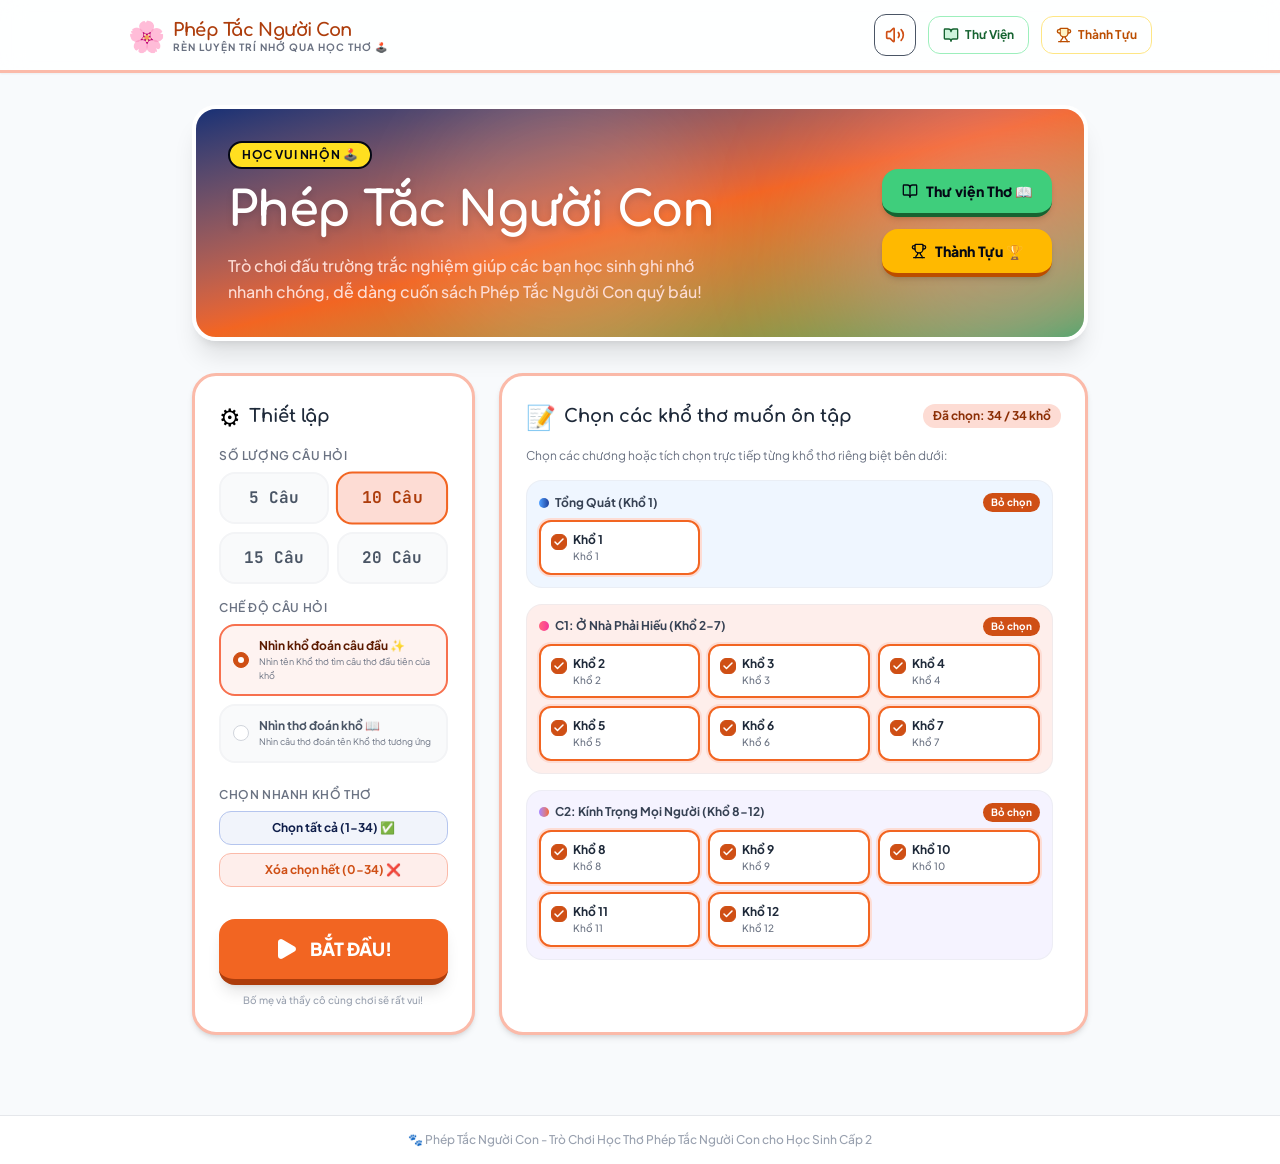
<file: index.html>
<!doctype html>
<html lang="en">
  <head>
    <meta charset="UTF-8" />
    <meta name="viewport" content="width=device-width, initial-scale=1.0" />
    <title>Phép Tắc Người Con</title>
    <!-- Google tag (gtag.js) -->
    <script async src="https://www.googletagmanager.com/gtag/js?id=G-5BM9RFJ4DF"></script>
    <script>
      window.dataLayer = window.dataLayer || [];
      function gtag(){window.dataLayer.push(arguments);}
      gtag('js', new Date());
      gtag('config', 'G-5BM9RFJ4DF', {
        send_page_view: true
      });
    </script>
    <script type="module" crossorigin src="./assets/index-ChyO5j_Y.js"></script>
    <link rel="stylesheet" crossorigin href="./assets/index-sclzFNYK.css">
    <script type="module">import'data:text/javascript,if(!import.meta.resolve)throw Error("import.meta.resolve not supported")';import.meta.url;import("_").catch(()=>1);(async function*(){})().next();window.__vite_is_modern_browser=true</script>
    <script type="module">!function(){if(window.__vite_is_modern_browser)return;console.warn("vite: loading legacy chunks, syntax error above and the same error below should be ignored");var e=document.getElementById("vite-legacy-polyfill"),n=document.createElement("script");n.src=e.src,n.onload=function(){System.import(document.getElementById('vite-legacy-entry').getAttribute('data-src'))},document.body.appendChild(n)}();</script>
  </head>
  <body>
    <div id="root"></div>
    <script nomodule>!function(){var e=document,t=e.createElement("script");if(!("noModule"in t)&&"onbeforeload"in t){var n=!1;e.addEventListener("beforeload",(function(e){if(e.target===t)n=!0;else if(!e.target.hasAttribute("nomodule")||!n)return;e.preventDefault()}),!0),t.type="module",t.src=".",e.head.appendChild(t),t.remove()}}();</script>
    <script nomodule crossorigin id="vite-legacy-polyfill" src="./assets/polyfills-legacy-DD1C-jdb.js"></script>
    <script nomodule crossorigin id="vite-legacy-entry" data-src="./assets/index-legacy-C-tS4qVZ.js">System.import(document.getElementById('vite-legacy-entry').getAttribute('data-src'))</script>
  </body>
</html>
</file>
<file: assets/index-sclzFNYK.css>
@import"https://fonts.googleapis.com/css2?family=Plus+Jakarta+Sans:wght@400;500;600;700;800&family=Comfortaa:wght@500;700&family=JetBrains+Mono:wght@400;500;700&display=swap";/*! tailwindcss v4.3.0 | MIT License | https://tailwindcss.com */@layer properties{@supports (((-webkit-hyphens:none)) and (not (margin-trim:inline))) or ((-moz-orient:inline) and (not (color:rgb(from red r g b)))){*,:before,:after,::backdrop{--tw-translate-x:0;--tw-translate-y:0;--tw-translate-z:0;--tw-scale-x:1;--tw-scale-y:1;--tw-scale-z:1;--tw-rotate-x:initial;--tw-rotate-y:initial;--tw-rotate-z:initial;--tw-skew-x:initial;--tw-skew-y:initial;--tw-space-y-reverse:0;--tw-border-style:solid;--tw-gradient-position:initial;--tw-gradient-from:#0000;--tw-gradient-via:#0000;--tw-gradient-to:#0000;--tw-gradient-stops:initial;--tw-gradient-via-stops:initial;--tw-gradient-from-position:0%;--tw-gradient-via-position:50%;--tw-gradient-to-position:100%;--tw-leading:initial;--tw-font-weight:initial;--tw-tracking:initial;--tw-shadow:0 0 #0000;--tw-shadow-color:initial;--tw-shadow-alpha:100%;--tw-inset-shadow:0 0 #0000;--tw-inset-shadow-color:initial;--tw-inset-shadow-alpha:100%;--tw-ring-color:initial;--tw-ring-shadow:0 0 #0000;--tw-inset-ring-color:initial;--tw-inset-ring-shadow:0 0 #0000;--tw-ring-inset:initial;--tw-ring-offset-width:0px;--tw-ring-offset-color:#fff;--tw-ring-offset-shadow:0 0 #0000;--tw-blur:initial;--tw-brightness:initial;--tw-contrast:initial;--tw-grayscale:initial;--tw-hue-rotate:initial;--tw-invert:initial;--tw-opacity:initial;--tw-saturate:initial;--tw-sepia:initial;--tw-drop-shadow:initial;--tw-drop-shadow-color:initial;--tw-drop-shadow-alpha:100%;--tw-drop-shadow-size:initial;--tw-backdrop-blur:initial;--tw-backdrop-brightness:initial;--tw-backdrop-contrast:initial;--tw-backdrop-grayscale:initial;--tw-backdrop-hue-rotate:initial;--tw-backdrop-invert:initial;--tw-backdrop-opacity:initial;--tw-backdrop-saturate:initial;--tw-backdrop-sepia:initial;--tw-duration:initial}}}@layer theme{:root,:host{--font-sans:"Plus Jakarta Sans", "Inter", ui-sans-serif, system-ui, sans-serif;--font-serif:ui-serif, Georgia, Cambria, "Times New Roman", Times, serif;--font-mono:"JetBrains Mono", ui-monospace, SFMono-Regular, monospace;--color-red-50:oklch(97.1% .013 17.38);--color-red-400:oklch(70.4% .191 22.216);--color-red-500:oklch(63.7% .237 25.331);--color-red-700:oklch(50.5% .213 27.518);--color-orange-50:oklch(98% .016 73.684);--color-orange-100:oklch(95.4% .038 75.164);--color-orange-500:oklch(70.5% .213 47.604);--color-orange-600:oklch(64.6% .222 41.116);--color-orange-800:oklch(47% .157 37.304);--color-amber-50:oklch(98.7% .022 95.277);--color-amber-100:oklch(96.2% .059 95.617);--color-amber-200:oklch(92.4% .12 95.746);--color-amber-300:oklch(87.9% .169 91.605);--color-amber-400:oklch(82.8% .189 84.429);--color-amber-500:oklch(76.9% .188 70.08);--color-amber-600:oklch(66.6% .179 58.318);--color-amber-700:oklch(55.5% .163 48.998);--color-amber-800:oklch(47.3% .137 46.201);--color-amber-900:oklch(41.4% .112 45.904);--color-amber-950:oklch(27.9% .077 45.635);--color-yellow-50:oklch(98.7% .026 102.212);--color-yellow-100:oklch(97.3% .071 103.193);--color-yellow-200:oklch(94.5% .129 101.54);--color-yellow-300:oklch(90.5% .182 98.111);--color-yellow-400:oklch(85.2% .199 91.936);--color-yellow-500:oklch(79.5% .184 86.047);--color-yellow-800:oklch(47.6% .114 61.907);--color-yellow-950:oklch(28.6% .066 53.813);--color-green-500:oklch(72.3% .219 149.579);--color-emerald-50:#edfbf2;--color-emerald-100:#cef4dc;--color-emerald-200:#9defbc;--color-emerald-300:#6ee19d;--color-emerald-400:#3fce7c;--color-emerald-500:#27a655;--color-emerald-600:#1e8542;--color-emerald-700:#166331;--color-emerald-800:oklch(43.2% .095 166.913);--color-teal-50:oklch(98.4% .014 180.72);--color-teal-500:oklch(70.4% .14 182.503);--color-teal-600:oklch(60% .118 184.704);--color-sky-400:oklch(74.6% .16 232.661);--color-blue-50:oklch(97% .014 254.604);--color-blue-100:oklch(93.2% .032 255.585);--color-blue-400:oklch(70.7% .165 254.624);--color-blue-500:oklch(62.3% .214 259.815);--color-blue-800:oklch(42.4% .199 265.638);--color-indigo-50:#f1f4fb;--color-indigo-100:#dbe2f4;--color-indigo-200:#b5c5ee;--color-indigo-400:#5b7ad1;--color-indigo-500:#20409a;--color-indigo-600:#173075;--color-indigo-700:#0f1e4a;--color-indigo-800:#0a1431;--color-indigo-900:#040815;--color-indigo-950:oklch(25.7% .09 281.288);--color-violet-50:oklch(96.9% .016 293.756);--color-violet-400:oklch(70.2% .183 293.541);--color-purple-50:#feeeeb;--color-purple-100:#fddcd4;--color-purple-200:#fbbaa9;--color-purple-300:#fa977c;--color-purple-400:#f7704e;--color-purple-500:#f26522;--color-purple-600:#cf4f15;--color-purple-700:#ad3d0c;--color-purple-800:#8c2f06;--color-purple-900:#5d1b01;--color-purple-950:oklch(29.1% .149 302.717);--color-pink-300:oklch(82.3% .12 346.018);--color-pink-500:oklch(65.6% .241 354.308);--color-rose-50:#feeeeb;--color-rose-100:#fddcd4;--color-rose-200:#fbbaa9;--color-rose-300:oklch(81% .117 11.638);--color-rose-400:oklch(71.2% .194 13.428);--color-rose-500:#f26522;--color-rose-600:#cf4f15;--color-rose-700:#ad3d0c;--color-rose-800:oklch(45.5% .188 13.697);--color-slate-50:oklch(98.4% .003 247.858);--color-gray-50:oklch(98.5% .002 247.839);--color-gray-100:oklch(96.7% .003 264.542);--color-gray-200:oklch(92.8% .006 264.531);--color-gray-300:oklch(87.2% .01 258.338);--color-gray-400:oklch(70.7% .022 261.325);--color-gray-500:oklch(55.1% .027 264.364);--color-gray-600:oklch(44.6% .03 256.802);--color-gray-700:oklch(37.3% .034 259.733);--color-gray-800:oklch(27.8% .033 256.848);--color-black:#000;--color-white:#fff;--spacing:.25rem;--container-sm:24rem;--container-md:28rem;--container-lg:32rem;--container-xl:36rem;--container-2xl:42rem;--container-3xl:48rem;--container-4xl:56rem;--container-5xl:64rem;--text-xs:.75rem;--text-xs--line-height:calc(1 / .75);--text-sm:.875rem;--text-sm--line-height:calc(1.25 / .875);--text-base:1rem;--text-base--line-height: 1.5 ;--text-lg:1.125rem;--text-lg--line-height:calc(1.75 / 1.125);--text-xl:1.25rem;--text-xl--line-height:calc(1.75 / 1.25);--text-2xl:1.5rem;--text-2xl--line-height:calc(2 / 1.5);--text-3xl:1.875rem;--text-3xl--line-height: 1.2 ;--text-5xl:3rem;--text-5xl--line-height:1;--text-6xl:3.75rem;--text-6xl--line-height:1;--text-8xl:6rem;--text-8xl--line-height:1;--font-weight-normal:400;--font-weight-medium:500;--font-weight-semibold:600;--font-weight-bold:700;--font-weight-extrabold:800;--font-weight-black:900;--tracking-tight:-.025em;--tracking-wider:.05em;--tracking-widest:.1em;--leading-tight:1.25;--leading-normal:1.5;--leading-relaxed:1.625;--radius-sm:.25rem;--radius-md:.375rem;--radius-lg:.5rem;--radius-xl:.75rem;--radius-2xl:1rem;--radius-3xl:1.5rem;--drop-shadow-md:0 3px 3px #0000001f;--animate-spin:spin 1s linear infinite;--animate-pulse:pulse 2s cubic-bezier(.4, 0, .6, 1) infinite;--animate-bounce:bounce 1s infinite;--blur-xs:4px;--blur-md:12px;--blur-2xl:40px;--blur-3xl:64px;--default-transition-duration:.15s;--default-transition-timing-function:cubic-bezier(.4, 0, .2, 1);--default-font-family:var(--font-sans);--default-mono-font-family:var(--font-mono);--font-display:"Comfortaa", "Space Grotesk", sans-serif}}@layer base{*,:after,:before,::backdrop{box-sizing:border-box;border:0 solid;margin:0;padding:0}::file-selector-button{box-sizing:border-box;border:0 solid;margin:0;padding:0}html,:host{-webkit-text-size-adjust:100%;tab-size:4;line-height:1.5;font-family:var(--default-font-family,ui-sans-serif, system-ui, sans-serif, "Apple Color Emoji", "Segoe UI Emoji", "Segoe UI Symbol", "Noto Color Emoji");font-feature-settings:var(--default-font-feature-settings,normal);font-variation-settings:var(--default-font-variation-settings,normal);-webkit-tap-highlight-color:transparent}hr{height:0;color:inherit;border-top-width:1px}abbr:where([title]){-webkit-text-decoration:underline dotted;text-decoration:underline dotted}h1,h2,h3,h4,h5,h6{font-size:inherit;font-weight:inherit}a{color:inherit;-webkit-text-decoration:inherit;text-decoration:inherit}b,strong{font-weight:bolder}code,kbd,samp,pre{font-family:var(--default-mono-font-family,ui-monospace, SFMono-Regular, Menlo, Monaco, Consolas, "Liberation Mono", "Courier New", monospace);font-feature-settings:var(--default-mono-font-feature-settings,normal);font-variation-settings:var(--default-mono-font-variation-settings,normal);font-size:1em}small{font-size:80%}sub,sup{vertical-align:baseline;font-size:75%;line-height:0;position:relative}sub{bottom:-.25em}sup{top:-.5em}table{text-indent:0;border-color:inherit;border-collapse:collapse}:-moz-focusring{outline:auto}progress{vertical-align:baseline}summary{display:list-item}ol,ul,menu{list-style:none}img,svg,video,canvas,audio,iframe,embed,object{vertical-align:middle;display:block}img,video{max-width:100%;height:auto}button,input,select,optgroup,textarea{font:inherit;font-feature-settings:inherit;font-variation-settings:inherit;letter-spacing:inherit;color:inherit;opacity:1;background-color:rgba(0,0,0,0);border-radius:0}::file-selector-button{font:inherit;font-feature-settings:inherit;font-variation-settings:inherit;letter-spacing:inherit;color:inherit;opacity:1;background-color:rgba(0,0,0,0);border-radius:0}:where(select:is([multiple],[size])) optgroup{font-weight:bolder}:where(select:is([multiple],[size])) optgroup option{padding-inline-start:20px}::file-selector-button{margin-inline-end:4px}::placeholder{opacity:1}@supports (not ((-webkit-appearance:-apple-pay-button))) or (contain-intrinsic-size:1px){::placeholder{color:currentColor}@supports (color:color-mix(in lab,red,red)){::placeholder{color:color-mix(in oklab,currentcolor 50%,transparent)}}}textarea{resize:vertical}::-webkit-search-decoration{-webkit-appearance:none}::-webkit-date-and-time-value{min-height:1lh;text-align:inherit}::-webkit-datetime-edit{display:inline-flex}::-webkit-datetime-edit-fields-wrapper{padding:0}::-webkit-datetime-edit{padding-block:0}::-webkit-datetime-edit-year-field{padding-block:0}::-webkit-datetime-edit-month-field{padding-block:0}::-webkit-datetime-edit-day-field{padding-block:0}::-webkit-datetime-edit-hour-field{padding-block:0}::-webkit-datetime-edit-minute-field{padding-block:0}::-webkit-datetime-edit-second-field{padding-block:0}::-webkit-datetime-edit-millisecond-field{padding-block:0}::-webkit-datetime-edit-meridiem-field{padding-block:0}::-webkit-calendar-picker-indicator{line-height:1}:-moz-ui-invalid{box-shadow:none}button,input:where([type=button],[type=reset],[type=submit]){-webkit-appearance:button;appearance:button}::file-selector-button{-webkit-appearance:button;appearance:button}::-webkit-inner-spin-button{height:auto}::-webkit-outer-spin-button{height:auto}[hidden]:where(:not([hidden=until-found])){display:none!important}}@layer components;@layer utilities{.pointer-events-none{pointer-events:none}.absolute{position:absolute}.fixed{position:fixed}.relative{position:relative}.sticky{position:sticky}.inset-0{inset:calc(var(--spacing) * 0)}.-top-1\.5{top:calc(var(--spacing) * -1.5)}.-top-2{top:calc(var(--spacing) * -2)}.-top-4{top:calc(var(--spacing) * -4)}.top-0{top:calc(var(--spacing) * 0)}.top-1\/2{top:50%}.top-2{top:calc(var(--spacing) * 2)}.-right-1\.5{right:calc(var(--spacing) * -1.5)}.-right-4{right:calc(var(--spacing) * -4)}.-right-20{right:calc(var(--spacing) * -20)}.right-2{right:calc(var(--spacing) * 2)}.right-6{right:calc(var(--spacing) * 6)}.-bottom-4{bottom:calc(var(--spacing) * -4)}.-bottom-20{bottom:calc(var(--spacing) * -20)}.bottom-2{bottom:calc(var(--spacing) * 2)}.bottom-6{bottom:calc(var(--spacing) * 6)}.-left-4{left:calc(var(--spacing) * -4)}.left-1\/4{left:25%}.left-2{left:calc(var(--spacing) * 2)}.left-3{left:calc(var(--spacing) * 3)}.z-10{z-index:10}.z-40{z-index:40}.z-50{z-index:50}.container{width:100%}@media(min-width:40rem){.container{max-width:40rem}}@media(min-width:48rem){.container{max-width:48rem}}@media(min-width:64rem){.container{max-width:64rem}}@media(min-width:80rem){.container{max-width:80rem}}@media(min-width:96rem){.container{max-width:96rem}}.mx-4{margin-inline:calc(var(--spacing) * 4)}.mx-auto{margin-inline:auto}.-mt-1{margin-top:calc(var(--spacing) * -1)}.mt-0\.5{margin-top:calc(var(--spacing) * .5)}.mt-1{margin-top:calc(var(--spacing) * 1)}.mt-2{margin-top:calc(var(--spacing) * 2)}.mt-3{margin-top:calc(var(--spacing) * 3)}.mt-6{margin-top:calc(var(--spacing) * 6)}.mt-8{margin-top:calc(var(--spacing) * 8)}.mb-1{margin-bottom:calc(var(--spacing) * 1)}.mb-2{margin-bottom:calc(var(--spacing) * 2)}.mb-3{margin-bottom:calc(var(--spacing) * 3)}.mb-4{margin-bottom:calc(var(--spacing) * 4)}.mb-6{margin-bottom:calc(var(--spacing) * 6)}.ml-auto{margin-left:auto}.line-clamp-2{-webkit-line-clamp:2;-webkit-box-orient:vertical;display:-webkit-box;overflow:hidden}.block{display:block}.flex{display:flex}.grid{display:grid}.hidden{display:none}.inline-block{display:inline-block}.inline-flex{display:inline-flex}.h-1\.5{height:calc(var(--spacing) * 1.5)}.h-2\.5{height:calc(var(--spacing) * 2.5)}.h-3{height:calc(var(--spacing) * 3)}.h-3\.5{height:calc(var(--spacing) * 3.5)}.h-4{height:calc(var(--spacing) * 4)}.h-5{height:calc(var(--spacing) * 5)}.h-6{height:calc(var(--spacing) * 6)}.h-8{height:calc(var(--spacing) * 8)}.h-12{height:calc(var(--spacing) * 12)}.h-14{height:calc(var(--spacing) * 14)}.h-16{height:calc(var(--spacing) * 16)}.h-72{height:calc(var(--spacing) * 72)}.h-80{height:calc(var(--spacing) * 80)}.h-full{height:100%}.max-h-32{max-height:calc(var(--spacing) * 32)}.max-h-80{max-height:calc(var(--spacing) * 80)}.max-h-\[85vh\]{max-height:85vh}.max-h-\[90vh\]{max-height:90vh}.max-h-\[480px\]{max-height:480px}.min-h-20{min-height:calc(var(--spacing) * 20)}.min-h-screen{min-height:100vh}.w-1\.5{width:calc(var(--spacing) * 1.5)}.w-2\.5{width:calc(var(--spacing) * 2.5)}.w-3{width:calc(var(--spacing) * 3)}.w-3\.5{width:calc(var(--spacing) * 3.5)}.w-4{width:calc(var(--spacing) * 4)}.w-5{width:calc(var(--spacing) * 5)}.w-6{width:calc(var(--spacing) * 6)}.w-8{width:calc(var(--spacing) * 8)}.w-12{width:calc(var(--spacing) * 12)}.w-14{width:calc(var(--spacing) * 14)}.w-16{width:calc(var(--spacing) * 16)}.w-32{width:calc(var(--spacing) * 32)}.w-72{width:calc(var(--spacing) * 72)}.w-80{width:calc(var(--spacing) * 80)}.w-full{width:100%}.max-w-2xl{max-width:var(--container-2xl)}.max-w-3xl{max-width:var(--container-3xl)}.max-w-4xl{max-width:var(--container-4xl)}.max-w-5xl{max-width:var(--container-5xl)}.max-w-lg{max-width:var(--container-lg)}.max-w-md{max-width:var(--container-md)}.max-w-sm{max-width:var(--container-sm)}.max-w-xl{max-width:var(--container-xl)}.min-w-28{min-width:calc(var(--spacing) * 28)}.flex-1{flex:1}.shrink-0{flex-shrink:0}.-translate-y-1\/2{--tw-translate-y: -50% ;translate:var(--tw-translate-x) var(--tw-translate-y)}.scale-90{--tw-scale-x:90%;--tw-scale-y:90%;--tw-scale-z:90%;scale:var(--tw-scale-x) var(--tw-scale-y)}.scale-98{--tw-scale-x:98%;--tw-scale-y:98%;--tw-scale-z:98%;scale:var(--tw-scale-x) var(--tw-scale-y)}.scale-102{--tw-scale-x:102%;--tw-scale-y:102%;--tw-scale-z:102%;scale:var(--tw-scale-x) var(--tw-scale-y)}.rotate-6{rotate:6deg}.rotate-90{rotate:90deg}.transform{transform:var(--tw-rotate-x,) var(--tw-rotate-y,) var(--tw-rotate-z,) var(--tw-skew-x,) var(--tw-skew-y,)}.animate-bounce{animation:var(--animate-bounce)}.animate-pulse{animation:var(--animate-pulse)}.animate-spin{animation:var(--animate-spin)}.cursor-pointer{cursor:pointer}.scrollbar-none{scrollbar-width:none}.grid-cols-1{grid-template-columns:repeat(1,minmax(0,1fr))}.grid-cols-2{grid-template-columns:repeat(2,minmax(0,1fr))}.grid-cols-3{grid-template-columns:repeat(3,minmax(0,1fr))}.flex-col{flex-direction:column}.flex-row{flex-direction:row}.flex-wrap{flex-wrap:wrap}.items-center{align-items:center}.items-start{align-items:flex-start}.justify-between{justify-content:space-between}.justify-center{justify-content:center}.gap-1{gap:calc(var(--spacing) * 1)}.gap-1\.5{gap:calc(var(--spacing) * 1.5)}.gap-2{gap:calc(var(--spacing) * 2)}.gap-2\.5{gap:calc(var(--spacing) * 2.5)}.gap-3{gap:calc(var(--spacing) * 3)}.gap-4{gap:calc(var(--spacing) * 4)}.gap-6{gap:calc(var(--spacing) * 6)}:where(.space-y-1>:not(:last-child)){--tw-space-y-reverse:0;margin-block-start:calc(calc(var(--spacing) * 1) * var(--tw-space-y-reverse));margin-block-end:calc(calc(var(--spacing) * 1) * calc(1 - var(--tw-space-y-reverse)))}:where(.space-y-2>:not(:last-child)){--tw-space-y-reverse:0;margin-block-start:calc(calc(var(--spacing) * 2) * var(--tw-space-y-reverse));margin-block-end:calc(calc(var(--spacing) * 2) * calc(1 - var(--tw-space-y-reverse)))}:where(.space-y-3>:not(:last-child)){--tw-space-y-reverse:0;margin-block-start:calc(calc(var(--spacing) * 3) * var(--tw-space-y-reverse));margin-block-end:calc(calc(var(--spacing) * 3) * calc(1 - var(--tw-space-y-reverse)))}:where(.space-y-4>:not(:last-child)){--tw-space-y-reverse:0;margin-block-start:calc(calc(var(--spacing) * 4) * var(--tw-space-y-reverse));margin-block-end:calc(calc(var(--spacing) * 4) * calc(1 - var(--tw-space-y-reverse)))}:where(.space-y-6>:not(:last-child)){--tw-space-y-reverse:0;margin-block-start:calc(calc(var(--spacing) * 6) * var(--tw-space-y-reverse));margin-block-end:calc(calc(var(--spacing) * 6) * calc(1 - var(--tw-space-y-reverse)))}:where(.space-y-8>:not(:last-child)){--tw-space-y-reverse:0;margin-block-start:calc(calc(var(--spacing) * 8) * var(--tw-space-y-reverse));margin-block-end:calc(calc(var(--spacing) * 8) * calc(1 - var(--tw-space-y-reverse)))}.self-start{align-self:flex-start}.overflow-hidden{overflow:hidden}.overflow-x-auto{overflow-x:auto}.overflow-y-auto{overflow-y:auto}.rounded{border-radius:.25rem}.rounded-2xl{border-radius:var(--radius-2xl)}.rounded-3xl{border-radius:var(--radius-3xl)}.rounded-full{border-radius:3.40282e38px}.rounded-lg{border-radius:var(--radius-lg)}.rounded-md{border-radius:var(--radius-md)}.rounded-sm{border-radius:var(--radius-sm)}.rounded-xl{border-radius:var(--radius-xl)}.border{border-style:var(--tw-border-style);border-width:1px}.border-2{border-style:var(--tw-border-style);border-width:2px}.border-3{border-style:var(--tw-border-style);border-width:3px}.border-4{border-style:var(--tw-border-style);border-width:4px}.border-t{border-top-style:var(--tw-border-style);border-top-width:1px}.border-b{border-bottom-style:var(--tw-border-style);border-bottom-width:1px}.border-b-2{border-bottom-style:var(--tw-border-style);border-bottom-width:2px}.border-b-3{border-bottom-style:var(--tw-border-style);border-bottom-width:3px}.border-b-4{border-bottom-style:var(--tw-border-style);border-bottom-width:4px}.border-b-6{border-bottom-style:var(--tw-border-style);border-bottom-width:6px}.border-amber-100{border-color:var(--color-amber-100)}.border-amber-200{border-color:var(--color-amber-200)}.border-amber-300{border-color:var(--color-amber-300)}.border-amber-400{border-color:var(--color-amber-400)}.border-amber-600{border-color:var(--color-amber-600)}.border-amber-700{border-color:var(--color-amber-700)}.border-blue-100{border-color:var(--color-blue-100)}.border-emerald-100{border-color:var(--color-emerald-100)}.border-emerald-200{border-color:var(--color-emerald-200)}.border-emerald-400{border-color:var(--color-emerald-400)}.border-emerald-600{border-color:var(--color-emerald-600)}.border-emerald-700{border-color:var(--color-emerald-700)}.border-gray-100{border-color:var(--color-gray-100)}.border-gray-200{border-color:var(--color-gray-200)}.border-gray-200\/50{border-color:rgba(229,231,235,.5)}@supports (color:color-mix(in lab,red,red)){.border-gray-200\/50{border-color:color-mix(in oklab,var(--color-gray-200) 50%,transparent)}}.border-gray-300{border-color:var(--color-gray-300)}.border-indigo-100{border-color:var(--color-indigo-100)}.border-indigo-100\/30{border-color:rgba(219,226,244,.3)}@supports (color:color-mix(in lab,red,red)){.border-indigo-100\/30{border-color:color-mix(in oklab,var(--color-indigo-100) 30%,transparent)}}.border-indigo-200{border-color:var(--color-indigo-200)}.border-indigo-400{border-color:var(--color-indigo-400)}.border-indigo-600{border-color:var(--color-indigo-600)}.border-indigo-800{border-color:var(--color-indigo-800)}.border-indigo-900{border-color:var(--color-indigo-900)}.border-purple-100{border-color:var(--color-purple-100)}.border-purple-100\/50{border-color:rgba(253,220,212,.5)}@supports (color:color-mix(in lab,red,red)){.border-purple-100\/50{border-color:color-mix(in oklab,var(--color-purple-100) 50%,transparent)}}.border-purple-200{border-color:var(--color-purple-200)}.border-purple-300{border-color:var(--color-purple-300)}.border-purple-400{border-color:var(--color-purple-400)}.border-purple-500{border-color:var(--color-purple-500)}.border-purple-600{border-color:var(--color-purple-600)}.border-rose-100{border-color:var(--color-rose-100)}.border-rose-200{border-color:var(--color-rose-200)}.border-rose-300{border-color:var(--color-rose-300)}.border-rose-600{border-color:var(--color-rose-600)}.border-rose-700{border-color:var(--color-rose-700)}.border-white{border-color:var(--color-white)}.border-white\/30{border-color:rgba(255,255,255,.3)}@supports (color:color-mix(in lab,red,red)){.border-white\/30{border-color:color-mix(in oklab,var(--color-white) 30%,transparent)}}.border-yellow-100{border-color:var(--color-yellow-100)}.border-yellow-200\/60{border-color:rgba(255,240,133,.6)}@supports (color:color-mix(in lab,red,red)){.border-yellow-200\/60{border-color:color-mix(in oklab,var(--color-yellow-200) 60%,transparent)}}.bg-amber-50{background-color:var(--color-amber-50)}.bg-amber-50\/50{background-color:rgba(255,251,235,.5)}@supports (color:color-mix(in lab,red,red)){.bg-amber-50\/50{background-color:color-mix(in oklab,var(--color-amber-50) 50%,transparent)}}.bg-amber-100{background-color:var(--color-amber-100)}.bg-amber-200{background-color:var(--color-amber-200)}.bg-amber-400{background-color:var(--color-amber-400)}.bg-amber-500{background-color:var(--color-amber-500)}.bg-black\/50{background-color:rgba(0,0,0,.5)}@supports (color:color-mix(in lab,red,red)){.bg-black\/50{background-color:color-mix(in oklab,var(--color-black) 50%,transparent)}}.bg-blue-50{background-color:var(--color-blue-50)}.bg-blue-50\/50{background-color:rgba(239,246,255,.5)}@supports (color:color-mix(in lab,red,red)){.bg-blue-50\/50{background-color:color-mix(in oklab,var(--color-blue-50) 50%,transparent)}}.bg-emerald-50{background-color:var(--color-emerald-50)}.bg-emerald-50\/10{background-color:rgba(237,251,242,.1)}@supports (color:color-mix(in lab,red,red)){.bg-emerald-50\/10{background-color:color-mix(in oklab,var(--color-emerald-50) 10%,transparent)}}.bg-emerald-50\/30{background-color:rgba(237,251,242,.3)}@supports (color:color-mix(in lab,red,red)){.bg-emerald-50\/30{background-color:color-mix(in oklab,var(--color-emerald-50) 30%,transparent)}}.bg-emerald-50\/50{background-color:rgba(237,251,242,.5)}@supports (color:color-mix(in lab,red,red)){.bg-emerald-50\/50{background-color:color-mix(in oklab,var(--color-emerald-50) 50%,transparent)}}.bg-emerald-100{background-color:var(--color-emerald-100)}.bg-emerald-400{background-color:var(--color-emerald-400)}.bg-emerald-500{background-color:var(--color-emerald-500)}.bg-gray-50{background-color:var(--color-gray-50)}.bg-gray-100{background-color:var(--color-gray-100)}.bg-gray-100\/70{background-color:rgba(243,244,246,.7)}@supports (color:color-mix(in lab,red,red)){.bg-gray-100\/70{background-color:color-mix(in oklab,var(--color-gray-100) 70%,transparent)}}.bg-gray-200{background-color:var(--color-gray-200)}.bg-indigo-50{background-color:var(--color-indigo-50)}.bg-indigo-50\/60{background-color:rgba(241,244,251,.6)}@supports (color:color-mix(in lab,red,red)){.bg-indigo-50\/60{background-color:color-mix(in oklab,var(--color-indigo-50) 60%,transparent)}}.bg-indigo-50\/70{background-color:rgba(241,244,251,.7)}@supports (color:color-mix(in lab,red,red)){.bg-indigo-50\/70{background-color:color-mix(in oklab,var(--color-indigo-50) 70%,transparent)}}.bg-indigo-500{background-color:var(--color-indigo-500)}.bg-indigo-600{background-color:var(--color-indigo-600)}.bg-orange-100{background-color:var(--color-orange-100)}.bg-pink-300\/30{background-color:rgba(253,165,213,.3)}@supports (color:color-mix(in lab,red,red)){.bg-pink-300\/30{background-color:color-mix(in oklab,var(--color-pink-300) 30%,transparent)}}.bg-purple-50{background-color:var(--color-purple-50)}.bg-purple-50\/70{background-color:rgba(254,238,235,.7)}@supports (color:color-mix(in lab,red,red)){.bg-purple-50\/70{background-color:color-mix(in oklab,var(--color-purple-50) 70%,transparent)}}.bg-purple-100{background-color:var(--color-purple-100)}.bg-purple-100\/70{background-color:rgba(253,220,212,.7)}@supports (color:color-mix(in lab,red,red)){.bg-purple-100\/70{background-color:color-mix(in oklab,var(--color-purple-100) 70%,transparent)}}.bg-purple-600{background-color:var(--color-purple-600)}.bg-red-50{background-color:var(--color-red-50)}.bg-red-500{background-color:var(--color-red-500)}.bg-rose-50{background-color:var(--color-rose-50)}.bg-rose-50\/10{background-color:rgba(254,238,235,.1)}@supports (color:color-mix(in lab,red,red)){.bg-rose-50\/10{background-color:color-mix(in oklab,var(--color-rose-50) 10%,transparent)}}.bg-rose-50\/30{background-color:rgba(254,238,235,.3)}@supports (color:color-mix(in lab,red,red)){.bg-rose-50\/30{background-color:color-mix(in oklab,var(--color-rose-50) 30%,transparent)}}.bg-rose-100{background-color:var(--color-rose-100)}.bg-rose-500{background-color:var(--color-rose-500)}.bg-slate-50{background-color:var(--color-slate-50)}.bg-violet-50{background-color:var(--color-violet-50)}.bg-white{background-color:var(--color-white)}.bg-white\/10{background-color:rgba(255,255,255,.1)}@supports (color:color-mix(in lab,red,red)){.bg-white\/10{background-color:color-mix(in oklab,var(--color-white) 10%,transparent)}}.bg-white\/20{background-color:rgba(255,255,255,.2)}@supports (color:color-mix(in lab,red,red)){.bg-white\/20{background-color:color-mix(in oklab,var(--color-white) 20%,transparent)}}.bg-white\/60{background-color:rgba(255,255,255,.6)}@supports (color:color-mix(in lab,red,red)){.bg-white\/60{background-color:color-mix(in oklab,var(--color-white) 60%,transparent)}}.bg-white\/80{background-color:rgba(255,255,255,.8)}@supports (color:color-mix(in lab,red,red)){.bg-white\/80{background-color:color-mix(in oklab,var(--color-white) 80%,transparent)}}.bg-white\/85{background-color:rgba(255,255,255,.85)}@supports (color:color-mix(in lab,red,red)){.bg-white\/85{background-color:color-mix(in oklab,var(--color-white) 85%,transparent)}}.bg-yellow-50\/50{background-color:rgba(254,252,232,.5)}@supports (color:color-mix(in lab,red,red)){.bg-yellow-50\/50{background-color:color-mix(in oklab,var(--color-yellow-50) 50%,transparent)}}.bg-yellow-300{background-color:var(--color-yellow-300)}.bg-gradient-to-b{--tw-gradient-position:to bottom in oklab;background-image:linear-gradient(var(--tw-gradient-stops))}.bg-gradient-to-br{--tw-gradient-position:to bottom right in oklab;background-image:linear-gradient(var(--tw-gradient-stops))}.bg-gradient-to-r{--tw-gradient-position:to right in oklab;background-image:linear-gradient(var(--tw-gradient-stops))}.from-amber-50{--tw-gradient-from:var(--color-amber-50);--tw-gradient-stops:var(--tw-gradient-via-stops,var(--tw-gradient-position), var(--tw-gradient-from) var(--tw-gradient-from-position), var(--tw-gradient-to) var(--tw-gradient-to-position))}.from-amber-400{--tw-gradient-from:var(--color-amber-400);--tw-gradient-stops:var(--tw-gradient-via-stops,var(--tw-gradient-position), var(--tw-gradient-from) var(--tw-gradient-from-position), var(--tw-gradient-to) var(--tw-gradient-to-position))}.from-blue-400{--tw-gradient-from:var(--color-blue-400);--tw-gradient-stops:var(--tw-gradient-via-stops,var(--tw-gradient-position), var(--tw-gradient-from) var(--tw-gradient-from-position), var(--tw-gradient-to) var(--tw-gradient-to-position))}.from-blue-500{--tw-gradient-from:var(--color-blue-500);--tw-gradient-stops:var(--tw-gradient-via-stops,var(--tw-gradient-position), var(--tw-gradient-from) var(--tw-gradient-from-position), var(--tw-gradient-to) var(--tw-gradient-to-position))}.from-emerald-400{--tw-gradient-from:var(--color-emerald-400);--tw-gradient-stops:var(--tw-gradient-via-stops,var(--tw-gradient-position), var(--tw-gradient-from) var(--tw-gradient-from-position), var(--tw-gradient-to) var(--tw-gradient-to-position))}.from-indigo-400{--tw-gradient-from:var(--color-indigo-400);--tw-gradient-stops:var(--tw-gradient-via-stops,var(--tw-gradient-position), var(--tw-gradient-from) var(--tw-gradient-from-position), var(--tw-gradient-to) var(--tw-gradient-to-position))}.from-indigo-500{--tw-gradient-from:var(--color-indigo-500);--tw-gradient-stops:var(--tw-gradient-via-stops,var(--tw-gradient-position), var(--tw-gradient-from) var(--tw-gradient-from-position), var(--tw-gradient-to) var(--tw-gradient-to-position))}.from-indigo-600{--tw-gradient-from:var(--color-indigo-600);--tw-gradient-stops:var(--tw-gradient-via-stops,var(--tw-gradient-position), var(--tw-gradient-from) var(--tw-gradient-from-position), var(--tw-gradient-to) var(--tw-gradient-to-position))}.from-purple-500{--tw-gradient-from:var(--color-purple-500);--tw-gradient-stops:var(--tw-gradient-via-stops,var(--tw-gradient-position), var(--tw-gradient-from) var(--tw-gradient-from-position), var(--tw-gradient-to) var(--tw-gradient-to-position))}.from-red-400{--tw-gradient-from:var(--color-red-400);--tw-gradient-stops:var(--tw-gradient-via-stops,var(--tw-gradient-position), var(--tw-gradient-from) var(--tw-gradient-from-position), var(--tw-gradient-to) var(--tw-gradient-to-position))}.from-rose-400{--tw-gradient-from:var(--color-rose-400);--tw-gradient-stops:var(--tw-gradient-via-stops,var(--tw-gradient-position), var(--tw-gradient-from) var(--tw-gradient-from-position), var(--tw-gradient-to) var(--tw-gradient-to-position))}.from-sky-400{--tw-gradient-from:var(--color-sky-400);--tw-gradient-stops:var(--tw-gradient-via-stops,var(--tw-gradient-position), var(--tw-gradient-from) var(--tw-gradient-from-position), var(--tw-gradient-to) var(--tw-gradient-to-position))}.from-violet-400{--tw-gradient-from:var(--color-violet-400);--tw-gradient-stops:var(--tw-gradient-via-stops,var(--tw-gradient-position), var(--tw-gradient-from) var(--tw-gradient-from-position), var(--tw-gradient-to) var(--tw-gradient-to-position))}.from-white{--tw-gradient-from:var(--color-white);--tw-gradient-stops:var(--tw-gradient-via-stops,var(--tw-gradient-position), var(--tw-gradient-from) var(--tw-gradient-from-position), var(--tw-gradient-to) var(--tw-gradient-to-position))}.from-white\/25{--tw-gradient-from:#ffffff40}@supports (color:color-mix(in lab,red,red)){.from-white\/25{--tw-gradient-from:color-mix(in oklab, var(--color-white) 25%, transparent)}}.from-white\/25{--tw-gradient-stops:var(--tw-gradient-via-stops,var(--tw-gradient-position), var(--tw-gradient-from) var(--tw-gradient-from-position), var(--tw-gradient-to) var(--tw-gradient-to-position))}.from-yellow-400{--tw-gradient-from:var(--color-yellow-400);--tw-gradient-stops:var(--tw-gradient-via-stops,var(--tw-gradient-position), var(--tw-gradient-from) var(--tw-gradient-from-position), var(--tw-gradient-to) var(--tw-gradient-to-position))}.via-orange-500{--tw-gradient-via:var(--color-orange-500);--tw-gradient-via-stops:var(--tw-gradient-position), var(--tw-gradient-from) var(--tw-gradient-from-position), var(--tw-gradient-via) var(--tw-gradient-via-position), var(--tw-gradient-to) var(--tw-gradient-to-position);--tw-gradient-stops:var(--tw-gradient-via-stops)}.via-purple-500{--tw-gradient-via:var(--color-purple-500);--tw-gradient-via-stops:var(--tw-gradient-position), var(--tw-gradient-from) var(--tw-gradient-from-position), var(--tw-gradient-via) var(--tw-gradient-via-position), var(--tw-gradient-to) var(--tw-gradient-to-position);--tw-gradient-stops:var(--tw-gradient-via-stops)}.via-transparent{--tw-gradient-via:transparent;--tw-gradient-via-stops:var(--tw-gradient-position), var(--tw-gradient-from) var(--tw-gradient-from-position), var(--tw-gradient-via) var(--tw-gradient-via-position), var(--tw-gradient-to) var(--tw-gradient-to-position);--tw-gradient-stops:var(--tw-gradient-via-stops)}.via-yellow-400{--tw-gradient-via:var(--color-yellow-400);--tw-gradient-via-stops:var(--tw-gradient-position), var(--tw-gradient-from) var(--tw-gradient-from-position), var(--tw-gradient-via) var(--tw-gradient-via-position), var(--tw-gradient-to) var(--tw-gradient-to-position);--tw-gradient-stops:var(--tw-gradient-via-stops)}.to-blue-500{--tw-gradient-to:var(--color-blue-500);--tw-gradient-stops:var(--tw-gradient-via-stops,var(--tw-gradient-position), var(--tw-gradient-from) var(--tw-gradient-from-position), var(--tw-gradient-to) var(--tw-gradient-to-position))}.to-emerald-50\/20{--tw-gradient-to:#edfbf233}@supports (color:color-mix(in lab,red,red)){.to-emerald-50\/20{--tw-gradient-to:color-mix(in oklab, var(--color-emerald-50) 20%, transparent)}}.to-emerald-50\/20{--tw-gradient-stops:var(--tw-gradient-via-stops,var(--tw-gradient-position), var(--tw-gradient-from) var(--tw-gradient-from-position), var(--tw-gradient-to) var(--tw-gradient-to-position))}.to-emerald-500{--tw-gradient-to:var(--color-emerald-500);--tw-gradient-stops:var(--tw-gradient-via-stops,var(--tw-gradient-position), var(--tw-gradient-from) var(--tw-gradient-from-position), var(--tw-gradient-to) var(--tw-gradient-to-position))}.to-green-500{--tw-gradient-to:var(--color-green-500);--tw-gradient-stops:var(--tw-gradient-via-stops,var(--tw-gradient-position), var(--tw-gradient-from) var(--tw-gradient-from-position), var(--tw-gradient-to) var(--tw-gradient-to-position))}.to-indigo-500{--tw-gradient-to:var(--color-indigo-500);--tw-gradient-stops:var(--tw-gradient-via-stops,var(--tw-gradient-position), var(--tw-gradient-from) var(--tw-gradient-from-position), var(--tw-gradient-to) var(--tw-gradient-to-position))}.to-indigo-600{--tw-gradient-to:var(--color-indigo-600);--tw-gradient-stops:var(--tw-gradient-via-stops,var(--tw-gradient-position), var(--tw-gradient-from) var(--tw-gradient-from-position), var(--tw-gradient-to) var(--tw-gradient-to-position))}.to-orange-50{--tw-gradient-to:var(--color-orange-50);--tw-gradient-stops:var(--tw-gradient-via-stops,var(--tw-gradient-position), var(--tw-gradient-from) var(--tw-gradient-from-position), var(--tw-gradient-to) var(--tw-gradient-to-position))}.to-orange-500{--tw-gradient-to:var(--color-orange-500);--tw-gradient-stops:var(--tw-gradient-via-stops,var(--tw-gradient-position), var(--tw-gradient-from) var(--tw-gradient-from-position), var(--tw-gradient-to) var(--tw-gradient-to-position))}.to-pink-500{--tw-gradient-to:var(--color-pink-500);--tw-gradient-stops:var(--tw-gradient-via-stops,var(--tw-gradient-position), var(--tw-gradient-from) var(--tw-gradient-from-position), var(--tw-gradient-to) var(--tw-gradient-to-position))}.to-purple-500{--tw-gradient-to:var(--color-purple-500);--tw-gradient-stops:var(--tw-gradient-via-stops,var(--tw-gradient-position), var(--tw-gradient-from) var(--tw-gradient-from-position), var(--tw-gradient-to) var(--tw-gradient-to-position))}.to-purple-600{--tw-gradient-to:var(--color-purple-600);--tw-gradient-stops:var(--tw-gradient-via-stops,var(--tw-gradient-position), var(--tw-gradient-from) var(--tw-gradient-from-position), var(--tw-gradient-to) var(--tw-gradient-to-position))}.to-rose-500{--tw-gradient-to:var(--color-rose-500);--tw-gradient-stops:var(--tw-gradient-via-stops,var(--tw-gradient-position), var(--tw-gradient-from) var(--tw-gradient-from-position), var(--tw-gradient-to) var(--tw-gradient-to-position))}.to-teal-500{--tw-gradient-to:var(--color-teal-500);--tw-gradient-stops:var(--tw-gradient-via-stops,var(--tw-gradient-position), var(--tw-gradient-from) var(--tw-gradient-from-position), var(--tw-gradient-to) var(--tw-gradient-to-position))}.to-teal-600{--tw-gradient-to:var(--color-teal-600);--tw-gradient-stops:var(--tw-gradient-via-stops,var(--tw-gradient-position), var(--tw-gradient-from) var(--tw-gradient-from-position), var(--tw-gradient-to) var(--tw-gradient-to-position))}.to-transparent{--tw-gradient-to:transparent;--tw-gradient-stops:var(--tw-gradient-via-stops,var(--tw-gradient-position), var(--tw-gradient-from) var(--tw-gradient-from-position), var(--tw-gradient-to) var(--tw-gradient-to-position))}.fill-amber-100{fill:var(--color-amber-100)}.fill-amber-900{fill:var(--color-amber-900)}.fill-emerald-100{fill:var(--color-emerald-100)}.fill-white{fill:var(--color-white)}.fill-yellow-200{fill:var(--color-yellow-200)}.fill-yellow-500{fill:var(--color-yellow-500)}.stroke-\[3\]{stroke-width:3px}.p-1{padding:calc(var(--spacing) * 1)}.p-2{padding:calc(var(--spacing) * 2)}.p-2\.5{padding:calc(var(--spacing) * 2.5)}.p-3{padding:calc(var(--spacing) * 3)}.p-3\.5{padding:calc(var(--spacing) * 3.5)}.p-4{padding:calc(var(--spacing) * 4)}.p-5{padding:calc(var(--spacing) * 5)}.p-6{padding:calc(var(--spacing) * 6)}.p-12{padding:calc(var(--spacing) * 12)}.px-1{padding-inline:calc(var(--spacing) * 1)}.px-1\.5{padding-inline:calc(var(--spacing) * 1.5)}.px-2{padding-inline:calc(var(--spacing) * 2)}.px-2\.5{padding-inline:calc(var(--spacing) * 2.5)}.px-3{padding-inline:calc(var(--spacing) * 3)}.px-3\.5{padding-inline:calc(var(--spacing) * 3.5)}.px-4{padding-inline:calc(var(--spacing) * 4)}.px-5{padding-inline:calc(var(--spacing) * 5)}.px-6{padding-inline:calc(var(--spacing) * 6)}.px-8{padding-inline:calc(var(--spacing) * 8)}.py-0\.5{padding-block:calc(var(--spacing) * .5)}.py-1{padding-block:calc(var(--spacing) * 1)}.py-1\.5{padding-block:calc(var(--spacing) * 1.5)}.py-2{padding-block:calc(var(--spacing) * 2)}.py-2\.5{padding-block:calc(var(--spacing) * 2.5)}.py-3{padding-block:calc(var(--spacing) * 3)}.py-3\.5{padding-block:calc(var(--spacing) * 3.5)}.py-4{padding-block:calc(var(--spacing) * 4)}.py-5{padding-block:calc(var(--spacing) * 5)}.py-8{padding-block:calc(var(--spacing) * 8)}.py-12{padding-block:calc(var(--spacing) * 12)}.pt-1{padding-top:calc(var(--spacing) * 1)}.pt-2{padding-top:calc(var(--spacing) * 2)}.pt-4{padding-top:calc(var(--spacing) * 4)}.pr-1{padding-right:calc(var(--spacing) * 1)}.pr-2{padding-right:calc(var(--spacing) * 2)}.pr-4{padding-right:calc(var(--spacing) * 4)}.pb-1{padding-bottom:calc(var(--spacing) * 1)}.pb-2{padding-bottom:calc(var(--spacing) * 2)}.pb-12{padding-bottom:calc(var(--spacing) * 12)}.pl-10{padding-left:calc(var(--spacing) * 10)}.text-center{text-align:center}.text-left{text-align:left}.font-display{font-family:var(--font-display)}.font-mono{font-family:var(--font-mono)}.font-sans{font-family:var(--font-sans)}.font-serif{font-family:var(--font-serif)}.text-2xl{font-size:var(--text-2xl);line-height:var(--tw-leading,var(--text-2xl--line-height))}.text-3xl{font-size:var(--text-3xl);line-height:var(--tw-leading,var(--text-3xl--line-height))}.text-6xl{font-size:var(--text-6xl);line-height:var(--tw-leading,var(--text-6xl--line-height))}.text-8xl{font-size:var(--text-8xl);line-height:var(--tw-leading,var(--text-8xl--line-height))}.text-base{font-size:var(--text-base);line-height:var(--tw-leading,var(--text-base--line-height))}.text-lg{font-size:var(--text-lg);line-height:var(--tw-leading,var(--text-lg--line-height))}.text-sm{font-size:var(--text-sm);line-height:var(--tw-leading,var(--text-sm--line-height))}.text-xl{font-size:var(--text-xl);line-height:var(--tw-leading,var(--text-xl--line-height))}.text-xs{font-size:var(--text-xs);line-height:var(--tw-leading,var(--text-xs--line-height))}.text-\[8px\]{font-size:8px}.text-\[9px\]{font-size:9px}.text-\[10px\]{font-size:10px}.text-\[11px\]{font-size:11px}.text-\[13px\]{font-size:13px}.leading-normal{--tw-leading:var(--leading-normal);line-height:var(--leading-normal)}.leading-relaxed{--tw-leading:var(--leading-relaxed);line-height:var(--leading-relaxed)}.leading-tight{--tw-leading:var(--leading-tight);line-height:var(--leading-tight)}.font-black{--tw-font-weight:var(--font-weight-black);font-weight:var(--font-weight-black)}.font-bold{--tw-font-weight:var(--font-weight-bold);font-weight:var(--font-weight-bold)}.font-extrabold{--tw-font-weight:var(--font-weight-extrabold);font-weight:var(--font-weight-extrabold)}.font-medium{--tw-font-weight:var(--font-weight-medium);font-weight:var(--font-weight-medium)}.font-normal{--tw-font-weight:var(--font-weight-normal);font-weight:var(--font-weight-normal)}.font-semibold{--tw-font-weight:var(--font-weight-semibold);font-weight:var(--font-weight-semibold)}.tracking-tight{--tw-tracking:var(--tracking-tight);letter-spacing:var(--tracking-tight)}.tracking-wider{--tw-tracking:var(--tracking-wider);letter-spacing:var(--tracking-wider)}.tracking-widest{--tw-tracking:var(--tracking-widest);letter-spacing:var(--tracking-widest)}.whitespace-nowrap{white-space:nowrap}.text-\[\#732302\]{color:#732302}.text-amber-50{color:var(--color-amber-50)}.text-amber-600{color:var(--color-amber-600)}.text-amber-700{color:var(--color-amber-700)}.text-amber-800{color:var(--color-amber-800)}.text-amber-900{color:var(--color-amber-900)}.text-amber-950{color:var(--color-amber-950)}.text-blue-800{color:var(--color-blue-800)}.text-emerald-50{color:var(--color-emerald-50)}.text-emerald-500{color:var(--color-emerald-500)}.text-emerald-600{color:var(--color-emerald-600)}.text-emerald-700{color:var(--color-emerald-700)}.text-emerald-800{color:var(--color-emerald-800)}.text-gray-300{color:var(--color-gray-300)}.text-gray-400{color:var(--color-gray-400)}.text-gray-500{color:var(--color-gray-500)}.text-gray-600{color:var(--color-gray-600)}.text-gray-700{color:var(--color-gray-700)}.text-gray-800{color:var(--color-gray-800)}.text-indigo-500{color:var(--color-indigo-500)}.text-indigo-600{color:var(--color-indigo-600)}.text-indigo-700{color:var(--color-indigo-700)}.text-indigo-700\/80{color:rgba(15,30,74,.8)}@supports (color:color-mix(in lab,red,red)){.text-indigo-700\/80{color:color-mix(in oklab,var(--color-indigo-700) 80%,transparent)}}.text-indigo-900{color:var(--color-indigo-900)}.text-indigo-950{color:var(--color-indigo-950)}.text-orange-600{color:var(--color-orange-600)}.text-orange-800{color:var(--color-orange-800)}.text-purple-100{color:var(--color-purple-100)}.text-purple-500{color:var(--color-purple-500)}.text-purple-600{color:var(--color-purple-600)}.text-purple-700{color:var(--color-purple-700)}.text-purple-800{color:var(--color-purple-800)}.text-purple-900{color:var(--color-purple-900)}.text-purple-950{color:var(--color-purple-950)}.text-red-500{color:var(--color-red-500)}.text-red-700{color:var(--color-red-700)}.text-rose-500{color:var(--color-rose-500)}.text-rose-600{color:var(--color-rose-600)}.text-rose-700{color:var(--color-rose-700)}.text-rose-800{color:var(--color-rose-800)}.text-white{color:var(--color-white)}.text-yellow-50{color:var(--color-yellow-50)}.text-yellow-100{color:var(--color-yellow-100)}.text-yellow-200{color:var(--color-yellow-200)}.text-yellow-300{color:var(--color-yellow-300)}.text-yellow-400{color:var(--color-yellow-400)}.text-yellow-500{color:var(--color-yellow-500)}.text-yellow-800{color:var(--color-yellow-800)}.text-yellow-950{color:var(--color-yellow-950)}.uppercase{text-transform:uppercase}.italic{font-style:italic}.opacity-5{opacity:.05}.opacity-50{opacity:.5}.opacity-60{opacity:.6}.opacity-80{opacity:.8}.shadow-2xl{--tw-shadow:0 25px 50px -12px var(--tw-shadow-color,#00000040);box-shadow:var(--tw-inset-shadow),var(--tw-inset-ring-shadow),var(--tw-ring-offset-shadow),var(--tw-ring-shadow),var(--tw-shadow)}.shadow-2xs{--tw-shadow:0 1px var(--tw-shadow-color,#0000000d);box-shadow:var(--tw-inset-shadow),var(--tw-inset-ring-shadow),var(--tw-ring-offset-shadow),var(--tw-ring-shadow),var(--tw-shadow)}.shadow-inner{--tw-shadow:inset 0 2px 4px 0 var(--tw-shadow-color,#0000000d);box-shadow:var(--tw-inset-shadow),var(--tw-inset-ring-shadow),var(--tw-ring-offset-shadow),var(--tw-ring-shadow),var(--tw-shadow)}.shadow-lg{--tw-shadow:0 10px 15px -3px var(--tw-shadow-color,#0000001a), 0 4px 6px -4px var(--tw-shadow-color,#0000001a);box-shadow:var(--tw-inset-shadow),var(--tw-inset-ring-shadow),var(--tw-ring-offset-shadow),var(--tw-ring-shadow),var(--tw-shadow)}.shadow-md{--tw-shadow:0 4px 6px -1px var(--tw-shadow-color,#0000001a), 0 2px 4px -2px var(--tw-shadow-color,#0000001a);box-shadow:var(--tw-inset-shadow),var(--tw-inset-ring-shadow),var(--tw-ring-offset-shadow),var(--tw-ring-shadow),var(--tw-shadow)}.shadow-sm{--tw-shadow:0 1px 3px 0 var(--tw-shadow-color,#0000001a), 0 1px 2px -1px var(--tw-shadow-color,#0000001a);box-shadow:var(--tw-inset-shadow),var(--tw-inset-ring-shadow),var(--tw-ring-offset-shadow),var(--tw-ring-shadow),var(--tw-shadow)}.shadow-xl{--tw-shadow:0 20px 25px -5px var(--tw-shadow-color,#0000001a), 0 8px 10px -6px var(--tw-shadow-color,#0000001a);box-shadow:var(--tw-inset-shadow),var(--tw-inset-ring-shadow),var(--tw-ring-offset-shadow),var(--tw-ring-shadow),var(--tw-shadow)}.shadow-xs{--tw-shadow:0 1px 2px 0 var(--tw-shadow-color,#0000000d);box-shadow:var(--tw-inset-shadow),var(--tw-inset-ring-shadow),var(--tw-ring-offset-shadow),var(--tw-ring-shadow),var(--tw-shadow)}.ring-1{--tw-ring-shadow:var(--tw-ring-inset,) 0 0 0 calc(1px + var(--tw-ring-offset-width)) var(--tw-ring-color,currentcolor);box-shadow:var(--tw-inset-shadow),var(--tw-inset-ring-shadow),var(--tw-ring-offset-shadow),var(--tw-ring-shadow),var(--tw-shadow)}.ring-2{--tw-ring-shadow:var(--tw-ring-inset,) 0 0 0 calc(2px + var(--tw-ring-offset-width)) var(--tw-ring-color,currentcolor);box-shadow:var(--tw-inset-shadow),var(--tw-inset-ring-shadow),var(--tw-ring-offset-shadow),var(--tw-ring-shadow),var(--tw-shadow)}.shadow-emerald-500\/20{--tw-shadow-color:#27a65533}@supports (color:color-mix(in lab,red,red)){.shadow-emerald-500\/20{--tw-shadow-color:color-mix(in oklab, color-mix(in oklab, var(--color-emerald-500) 20%, transparent) var(--tw-shadow-alpha), transparent)}}.ring-emerald-400\/20{--tw-ring-color:#3fce7c33}@supports (color:color-mix(in lab,red,red)){.ring-emerald-400\/20{--tw-ring-color:color-mix(in oklab, var(--color-emerald-400) 20%, transparent)}}.ring-purple-100{--tw-ring-color:var(--color-purple-100)}.outline-hidden{--tw-outline-style:none;outline-style:none}@media(forced-colors:active){.outline-hidden{outline-offset:2px;outline:2px solid #0000}}.blur-2xl{--tw-blur:blur(var(--blur-2xl));filter:var(--tw-blur,) var(--tw-brightness,) var(--tw-contrast,) var(--tw-grayscale,) var(--tw-hue-rotate,) var(--tw-invert,) var(--tw-saturate,) var(--tw-sepia,) var(--tw-drop-shadow,)}.blur-3xl{--tw-blur:blur(var(--blur-3xl));filter:var(--tw-blur,) var(--tw-brightness,) var(--tw-contrast,) var(--tw-grayscale,) var(--tw-hue-rotate,) var(--tw-invert,) var(--tw-saturate,) var(--tw-sepia,) var(--tw-drop-shadow,)}.drop-shadow-md{--tw-drop-shadow-size:drop-shadow(0 3px 3px var(--tw-drop-shadow-color,#0000001f));--tw-drop-shadow:drop-shadow(var(--drop-shadow-md));filter:var(--tw-blur,) var(--tw-brightness,) var(--tw-contrast,) var(--tw-grayscale,) var(--tw-hue-rotate,) var(--tw-invert,) var(--tw-saturate,) var(--tw-sepia,) var(--tw-drop-shadow,)}.grayscale{--tw-grayscale:grayscale(100%);filter:var(--tw-blur,) var(--tw-brightness,) var(--tw-contrast,) var(--tw-grayscale,) var(--tw-hue-rotate,) var(--tw-invert,) var(--tw-saturate,) var(--tw-sepia,) var(--tw-drop-shadow,)}.filter{filter:var(--tw-blur,) var(--tw-brightness,) var(--tw-contrast,) var(--tw-grayscale,) var(--tw-hue-rotate,) var(--tw-invert,) var(--tw-saturate,) var(--tw-sepia,) var(--tw-drop-shadow,)}.backdrop-blur-md{--tw-backdrop-blur:blur(var(--blur-md));-webkit-backdrop-filter:var(--tw-backdrop-blur,) var(--tw-backdrop-brightness,) var(--tw-backdrop-contrast,) var(--tw-backdrop-grayscale,) var(--tw-backdrop-hue-rotate,) var(--tw-backdrop-invert,) var(--tw-backdrop-opacity,) var(--tw-backdrop-saturate,) var(--tw-backdrop-sepia,);backdrop-filter:var(--tw-backdrop-blur,) var(--tw-backdrop-brightness,) var(--tw-backdrop-contrast,) var(--tw-backdrop-grayscale,) var(--tw-backdrop-hue-rotate,) var(--tw-backdrop-invert,) var(--tw-backdrop-opacity,) var(--tw-backdrop-saturate,) var(--tw-backdrop-sepia,)}.backdrop-blur-xs{--tw-backdrop-blur:blur(var(--blur-xs));-webkit-backdrop-filter:var(--tw-backdrop-blur,) var(--tw-backdrop-brightness,) var(--tw-backdrop-contrast,) var(--tw-backdrop-grayscale,) var(--tw-backdrop-hue-rotate,) var(--tw-backdrop-invert,) var(--tw-backdrop-opacity,) var(--tw-backdrop-saturate,) var(--tw-backdrop-sepia,);backdrop-filter:var(--tw-backdrop-blur,) var(--tw-backdrop-brightness,) var(--tw-backdrop-contrast,) var(--tw-backdrop-grayscale,) var(--tw-backdrop-hue-rotate,) var(--tw-backdrop-invert,) var(--tw-backdrop-opacity,) var(--tw-backdrop-saturate,) var(--tw-backdrop-sepia,)}.transition{transition-property:color,background-color,border-color,outline-color,text-decoration-color,fill,stroke,--tw-gradient-from,--tw-gradient-via,--tw-gradient-to,opacity,box-shadow,transform,translate,scale,rotate,filter,-webkit-backdrop-filter,backdrop-filter,display,content-visibility,overlay,pointer-events;transition-timing-function:var(--tw-ease,var(--default-transition-timing-function));transition-duration:var(--tw-duration,var(--default-transition-duration))}.transition-all{transition-property:all;transition-timing-function:var(--tw-ease,var(--default-transition-timing-function));transition-duration:var(--tw-duration,var(--default-transition-duration))}.transition-transform{transition-property:transform,translate,scale,rotate;transition-timing-function:var(--tw-ease,var(--default-transition-timing-function));transition-duration:var(--tw-duration,var(--default-transition-duration))}.duration-200{--tw-duration:.2s;transition-duration:.2s}.duration-300{--tw-duration:.3s;transition-duration:.3s}.duration-500{--tw-duration:.5s;transition-duration:.5s}.select-none{-webkit-user-select:none;user-select:none}@media(hover:hover){.group-hover\:scale-110:is(:where(.group):hover *){--tw-scale-x:110%;--tw-scale-y:110%;--tw-scale-z:110%;scale:var(--tw-scale-x) var(--tw-scale-y)}}.selection\:bg-purple-200 ::selection{background-color:var(--color-purple-200)}.selection\:bg-purple-200::selection{background-color:var(--color-purple-200)}@media(hover:hover){.hover\:scale-102:hover{--tw-scale-x:102%;--tw-scale-y:102%;--tw-scale-z:102%;scale:var(--tw-scale-x) var(--tw-scale-y)}.hover\:border-emerald-300:hover{border-color:var(--color-emerald-300)}.hover\:border-gray-200:hover{border-color:var(--color-gray-200)}.hover\:border-gray-300:hover{border-color:var(--color-gray-300)}.hover\:border-purple-300:hover{border-color:var(--color-purple-300)}.hover\:bg-amber-50:hover{background-color:var(--color-amber-50)}.hover\:bg-amber-500:hover{background-color:var(--color-amber-500)}.hover\:bg-amber-600:hover{background-color:var(--color-amber-600)}.hover\:bg-emerald-50:hover{background-color:var(--color-emerald-50)}.hover\:bg-emerald-500:hover{background-color:var(--color-emerald-500)}.hover\:bg-gray-100:hover{background-color:var(--color-gray-100)}.hover\:bg-gray-200:hover{background-color:var(--color-gray-200)}.hover\:bg-indigo-100:hover{background-color:var(--color-indigo-100)}.hover\:bg-purple-50\/20:hover{background-color:rgba(254,238,235,.2)}@supports (color:color-mix(in lab,red,red)){.hover\:bg-purple-50\/20:hover{background-color:color-mix(in oklab,var(--color-purple-50) 20%,transparent)}}.hover\:bg-rose-100:hover{background-color:var(--color-rose-100)}.hover\:bg-rose-600:hover{background-color:var(--color-rose-600)}.hover\:bg-white:hover{background-color:var(--color-white)}.hover\:bg-white\/10:hover{background-color:rgba(255,255,255,.1)}@supports (color:color-mix(in lab,red,red)){.hover\:bg-white\/10:hover{background-color:color-mix(in oklab,var(--color-white) 10%,transparent)}}.hover\:bg-white\/20:hover{background-color:rgba(255,255,255,.2)}@supports (color:color-mix(in lab,red,red)){.hover\:bg-white\/20:hover{background-color:color-mix(in oklab,var(--color-white) 20%,transparent)}}.hover\:from-emerald-50\/20:hover{--tw-gradient-from:#edfbf233}@supports (color:color-mix(in lab,red,red)){.hover\:from-emerald-50\/20:hover{--tw-gradient-from:color-mix(in oklab, var(--color-emerald-50) 20%, transparent)}}.hover\:from-emerald-50\/20:hover{--tw-gradient-stops:var(--tw-gradient-via-stops,var(--tw-gradient-position), var(--tw-gradient-from) var(--tw-gradient-from-position), var(--tw-gradient-to) var(--tw-gradient-to-position))}.hover\:from-indigo-600:hover{--tw-gradient-from:var(--color-indigo-600);--tw-gradient-stops:var(--tw-gradient-via-stops,var(--tw-gradient-position), var(--tw-gradient-from) var(--tw-gradient-from-position), var(--tw-gradient-to) var(--tw-gradient-to-position))}.hover\:to-purple-700:hover{--tw-gradient-to:var(--color-purple-700);--tw-gradient-stops:var(--tw-gradient-via-stops,var(--tw-gradient-position), var(--tw-gradient-from) var(--tw-gradient-from-position), var(--tw-gradient-to) var(--tw-gradient-to-position))}.hover\:to-teal-50\/20:hover{--tw-gradient-to:#f0fdfa33}@supports (color:color-mix(in lab,red,red)){.hover\:to-teal-50\/20:hover{--tw-gradient-to:color-mix(in oklab, var(--color-teal-50) 20%, transparent)}}.hover\:to-teal-50\/20:hover{--tw-gradient-stops:var(--tw-gradient-via-stops,var(--tw-gradient-position), var(--tw-gradient-from) var(--tw-gradient-from-position), var(--tw-gradient-to) var(--tw-gradient-to-position))}.hover\:text-gray-600:hover{color:var(--color-gray-600)}.hover\:text-indigo-900:hover{color:var(--color-indigo-900)}.hover\:text-purple-600:hover{color:var(--color-purple-600)}.hover\:underline:hover{text-decoration-line:underline}.hover\:shadow-xs:hover{--tw-shadow:0 1px 2px 0 var(--tw-shadow-color,#0000000d);box-shadow:var(--tw-inset-shadow),var(--tw-inset-ring-shadow),var(--tw-ring-offset-shadow),var(--tw-ring-shadow),var(--tw-shadow)}}.focus\:border-emerald-400:focus{border-color:var(--color-emerald-400)}.focus\:ring-2:focus{--tw-ring-shadow:var(--tw-ring-inset,) 0 0 0 calc(2px + var(--tw-ring-offset-width)) var(--tw-ring-color,currentcolor);box-shadow:var(--tw-inset-shadow),var(--tw-inset-ring-shadow),var(--tw-ring-offset-shadow),var(--tw-ring-shadow),var(--tw-shadow)}.focus\:ring-emerald-400:focus{--tw-ring-color:var(--color-emerald-400)}.focus\:outline-hidden:focus{--tw-outline-style:none;outline-style:none}@media(forced-colors:active){.focus\:outline-hidden:focus{outline-offset:2px;outline:2px solid #0000}}.active\:translate-y-0\.5:active{--tw-translate-y:calc(var(--spacing) * .5);translate:var(--tw-translate-x) var(--tw-translate-y)}.active\:translate-y-1:active{--tw-translate-y:calc(var(--spacing) * 1);translate:var(--tw-translate-x) var(--tw-translate-y)}.active\:translate-y-1\.5:active{--tw-translate-y:calc(var(--spacing) * 1.5);translate:var(--tw-translate-x) var(--tw-translate-y)}.active\:scale-98:active{--tw-scale-x:98%;--tw-scale-y:98%;--tw-scale-z:98%;scale:var(--tw-scale-x) var(--tw-scale-y)}.active\:border-b-0:active{border-bottom-style:var(--tw-border-style);border-bottom-width:0}@media(min-width:40rem){.sm\:hidden{display:none}.sm\:inline{display:inline}.sm\:grid-cols-2{grid-template-columns:repeat(2,minmax(0,1fr))}.sm\:flex-row{flex-direction:row}.sm\:items-center{align-items:center}.sm\:justify-between{justify-content:space-between}}@media(min-width:48rem){.md\:col-span-2{grid-column:span 2/span 2}.md\:ml-0{margin-left:calc(var(--spacing) * 0)}.md\:w-auto{width:auto}.md\:flex-none{flex:none}.md\:grid-cols-2{grid-template-columns:repeat(2,minmax(0,1fr))}.md\:grid-cols-3{grid-template-columns:repeat(3,minmax(0,1fr))}.md\:flex-col{flex-direction:column}.md\:flex-row{flex-direction:row}.md\:items-center{align-items:center}.md\:justify-start{justify-content:flex-start}.md\:gap-3{gap:calc(var(--spacing) * 3)}.md\:p-8{padding:calc(var(--spacing) * 8)}.md\:px-6{padding-inline:calc(var(--spacing) * 6)}.md\:px-8{padding-inline:calc(var(--spacing) * 8)}.md\:pb-0{padding-bottom:calc(var(--spacing) * 0)}.md\:text-center{text-align:center}.md\:text-left{text-align:left}.md\:text-2xl{font-size:var(--text-2xl);line-height:var(--tw-leading,var(--text-2xl--line-height))}.md\:text-3xl{font-size:var(--text-3xl);line-height:var(--tw-leading,var(--text-3xl--line-height))}.md\:text-5xl{font-size:var(--text-5xl);line-height:var(--tw-leading,var(--text-5xl--line-height))}.md\:text-base{font-size:var(--text-base);line-height:var(--tw-leading,var(--text-base--line-height))}.md\:text-lg{font-size:var(--text-lg);line-height:var(--tw-leading,var(--text-lg--line-height))}.md\:text-sm{font-size:var(--text-sm);line-height:var(--tw-leading,var(--text-sm--line-height))}}@media(min-width:64rem){.lg\:grid-cols-3{grid-template-columns:repeat(3,minmax(0,1fr))}}}@keyframes bubble{0%{opacity:.8;transform:translateY(0)scale(1)}50%{opacity:1;transform:translateY(-8px)scale(1.05)}to{opacity:.8;transform:translateY(0)scale(1)}}@keyframes sway{0%,to{transform:rotate(-3deg)}50%{transform:rotate(3deg)}}@keyframes wiggle{0%,to{transform:rotate(-5deg)}50%{transform:rotate(5deg)}}@keyframes float-slow{0%,to{transform:translateY(0)rotate(0)}50%{transform:translateY(-15px)rotate(3deg)}}@keyframes sparkle{0%,to{opacity:.5;transform:scale(.8)}50%{opacity:1;transform:scale(1.3)}}.animate-bubble-slow{animation:8s ease-in-out infinite float-slow}.animate-sway{animation:4s ease-in-out infinite sway}.animate-wiggle{animation:.5s ease-in-out infinite wiggle}.animate-sparkle{animation:1.5s ease-in-out infinite sparkle}::-webkit-scrollbar{width:8px;height:8px}::-webkit-scrollbar-track{background:rgba(243,244,246,.5);border-radius:9999px}::-webkit-scrollbar-thumb{background:rgba(209,213,219,.8);border-radius:9999px}::-webkit-scrollbar-thumb:hover{background:#9ca3af}@property --tw-translate-x{syntax:"*";inherits:false;initial-value:0}@property --tw-translate-y{syntax:"*";inherits:false;initial-value:0}@property --tw-translate-z{syntax:"*";inherits:false;initial-value:0}@property --tw-scale-x{syntax:"*";inherits:false;initial-value:1}@property --tw-scale-y{syntax:"*";inherits:false;initial-value:1}@property --tw-scale-z{syntax:"*";inherits:false;initial-value:1}@property --tw-rotate-x{syntax:"*";inherits:false}@property --tw-rotate-y{syntax:"*";inherits:false}@property --tw-rotate-z{syntax:"*";inherits:false}@property --tw-skew-x{syntax:"*";inherits:false}@property --tw-skew-y{syntax:"*";inherits:false}@property --tw-space-y-reverse{syntax:"*";inherits:false;initial-value:0}@property --tw-border-style{syntax:"*";inherits:false;initial-value:solid}@property --tw-gradient-position{syntax:"*";inherits:false}@property --tw-gradient-from{syntax:"<color>";inherits:false;initial-value:#0000}@property --tw-gradient-via{syntax:"<color>";inherits:false;initial-value:#0000}@property --tw-gradient-to{syntax:"<color>";inherits:false;initial-value:#0000}@property --tw-gradient-stops{syntax:"*";inherits:false}@property --tw-gradient-via-stops{syntax:"*";inherits:false}@property --tw-gradient-from-position{syntax:"<length-percentage>";inherits:false;initial-value:0%}@property --tw-gradient-via-position{syntax:"<length-percentage>";inherits:false;initial-value:50%}@property --tw-gradient-to-position{syntax:"<length-percentage>";inherits:false;initial-value:100%}@property --tw-leading{syntax:"*";inherits:false}@property --tw-font-weight{syntax:"*";inherits:false}@property --tw-tracking{syntax:"*";inherits:false}@property --tw-shadow{syntax:"*";inherits:false;initial-value:0 0 #0000}@property --tw-shadow-color{syntax:"*";inherits:false}@property --tw-shadow-alpha{syntax:"<percentage>";inherits:false;initial-value:100%}@property --tw-inset-shadow{syntax:"*";inherits:false;initial-value:0 0 #0000}@property --tw-inset-shadow-color{syntax:"*";inherits:false}@property --tw-inset-shadow-alpha{syntax:"<percentage>";inherits:false;initial-value:100%}@property --tw-ring-color{syntax:"*";inherits:false}@property --tw-ring-shadow{syntax:"*";inherits:false;initial-value:0 0 #0000}@property --tw-inset-ring-color{syntax:"*";inherits:false}@property --tw-inset-ring-shadow{syntax:"*";inherits:false;initial-value:0 0 #0000}@property --tw-ring-inset{syntax:"*";inherits:false}@property --tw-ring-offset-width{syntax:"<length>";inherits:false;initial-value:0}@property --tw-ring-offset-color{syntax:"*";inherits:false;initial-value:#fff}@property --tw-ring-offset-shadow{syntax:"*";inherits:false;initial-value:0 0 #0000}@property --tw-blur{syntax:"*";inherits:false}@property --tw-brightness{syntax:"*";inherits:false}@property --tw-contrast{syntax:"*";inherits:false}@property --tw-grayscale{syntax:"*";inherits:false}@property --tw-hue-rotate{syntax:"*";inherits:false}@property --tw-invert{syntax:"*";inherits:false}@property --tw-opacity{syntax:"*";inherits:false}@property --tw-saturate{syntax:"*";inherits:false}@property --tw-sepia{syntax:"*";inherits:false}@property --tw-drop-shadow{syntax:"*";inherits:false}@property --tw-drop-shadow-color{syntax:"*";inherits:false}@property --tw-drop-shadow-alpha{syntax:"<percentage>";inherits:false;initial-value:100%}@property --tw-drop-shadow-size{syntax:"*";inherits:false}@property --tw-backdrop-blur{syntax:"*";inherits:false}@property --tw-backdrop-brightness{syntax:"*";inherits:false}@property --tw-backdrop-contrast{syntax:"*";inherits:false}@property --tw-backdrop-grayscale{syntax:"*";inherits:false}@property --tw-backdrop-hue-rotate{syntax:"*";inherits:false}@property --tw-backdrop-invert{syntax:"*";inherits:false}@property --tw-backdrop-opacity{syntax:"*";inherits:false}@property --tw-backdrop-saturate{syntax:"*";inherits:false}@property --tw-backdrop-sepia{syntax:"*";inherits:false}@property --tw-duration{syntax:"*";inherits:false}@keyframes spin{to{transform:rotate(360deg)}}@keyframes pulse{50%{opacity:.5}}@keyframes bounce{0%,to{animation-timing-function:cubic-bezier(.8,0,1,1);transform:translateY(-25%)}50%{animation-timing-function:cubic-bezier(0,0,.2,1);transform:none}}
</file>
